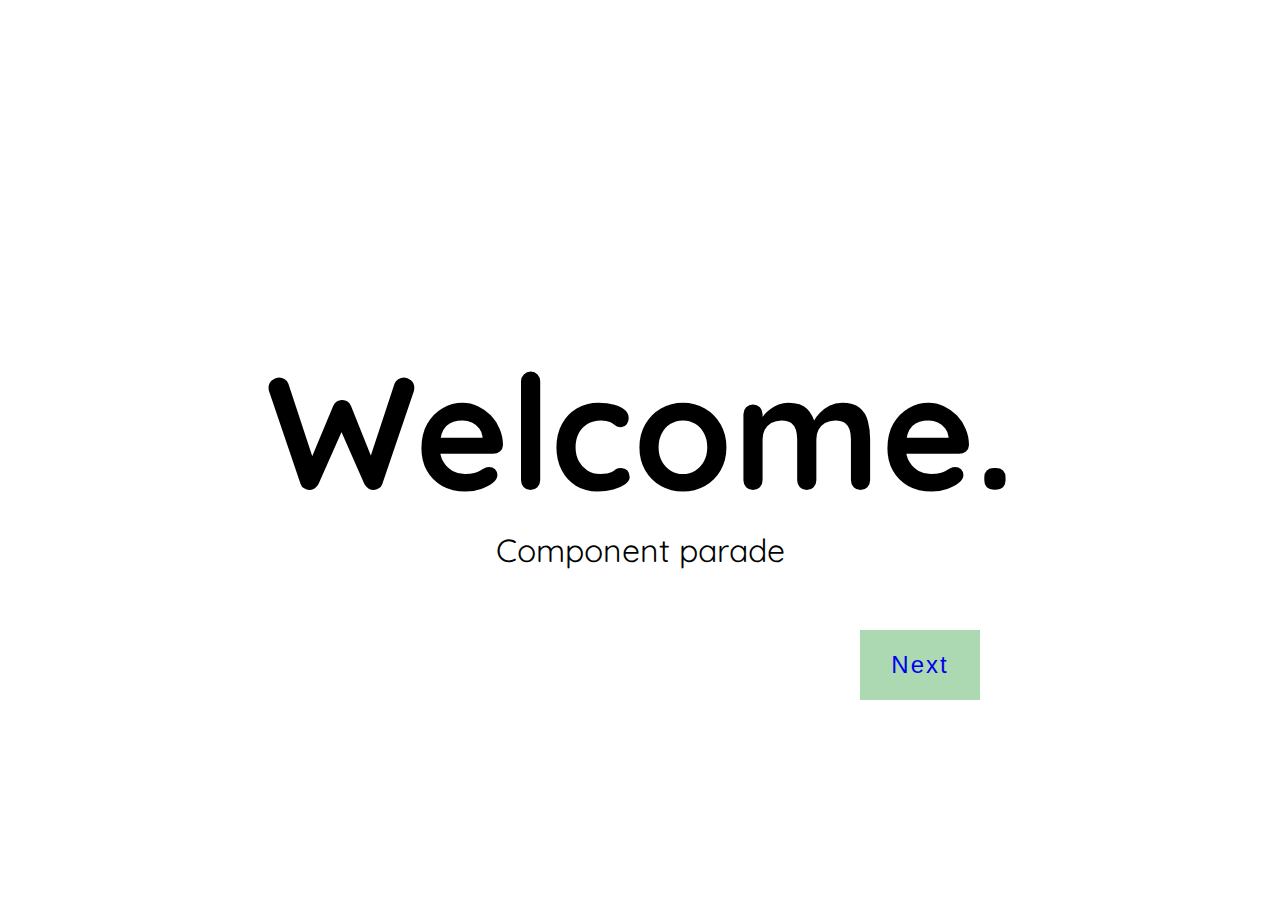
<file: index.html>
<!DOCTYPE html>
<html lang="en">
<head>
    <meta charset="UTF-8">
    <meta http-equiv="X-UA-Compatible" content="IE=edge">
    <meta name="viewport" content="width=device-width, initial-scale=1.0">
   
    <link rel="preconnect" href="https://fonts.googleapis.com">
<link rel="preconnect" href="https://fonts.gstatic.com" crossorigin>
<link href="https://fonts.googleapis.com/css2?family=Quicksand:wght@300;500;700&display=swap" rel="stylesheet">
   
    <title>Document</title>
<style>

    :root{
    --white: #FFFFFF;
    --black: #000000;
    --dark: #232830;
    --very-light-pink: #C7C7C7;
    --text-input-field: #F7F7F7;
    --hospital-green: #ACD9B2;
    }
    *{
        box-sizing: border-box;
        margin: 0;
        padding: 0;
    }

    body{
        height: 100vh;
        width: 100%;
    font-family: 'Quicksand', sans-serif;
    display: flex;
    justify-content: center;
    align-items: center;
    flex-direction: column;

}

.title{
    font-size: 10rem;
    
}
.description{
    font-size: 2rem;
}

.button_next{
    position: absolute;
    right: 300px;
    bottom: 200px;

    border: 1px solid transparent;
    width: 120px;
    height: 70px;
    background-color: #acd9b2;
    text-decoration: none;
    font-size: 24px;
    letter-spacing: 2px;
    font-family: sans-serif;
    display: flex;
    justify-content: center;
    align-items: center;
    text-decoration: none;
}


</style>



</head>
<body>

    <h1 class="title">
        Welcome.
    </h1>
    
        <p class="description">
            
            Component parade
        </p>

        <a class="button_next" href="clase1.html">Next</a>

    
</body>
</html>
</file>
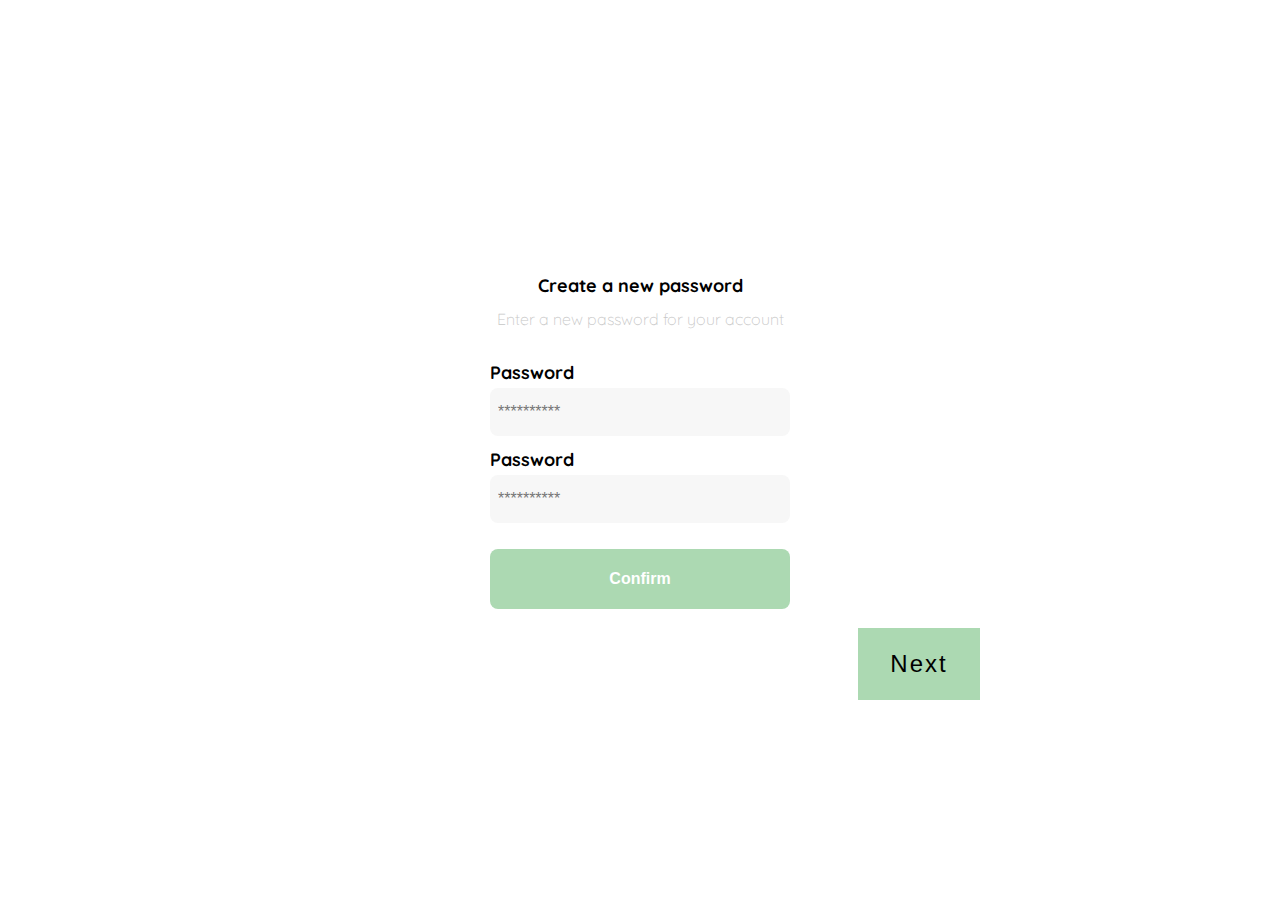
<file: clase1.html>
<!DOCTYPE html>
<html lang="en">
<head>
    <meta charset="UTF-8">
    <meta http-equiv="X-UA-Compatible" content="IE=edge">
    <meta name="viewport" content="width=device-width, initial-scale=1.0">
    
    <link rel="preconnect" href="https://fonts.googleapis.com">
<link rel="preconnect" href="https://fonts.gstatic.com" crossorigin>
<link href="https://fonts.googleapis.com/css2?family=Quicksand:wght@300;500;700&display=swap" rel="stylesheet">

    <title>Document</title>
    <link rel="stylesheet" href="clase1.css">

<style>
    .button_next{
    position: absolute;
    right: 300px;
    bottom: 200px;

    border: 1px solid transparent;
    width: 120px;
    height: 70px;
    background-color: #acd9b2;
    text-decoration: none;
    font-size: 24px;
    letter-spacing: 2px;
    font-family: sans-serif;
    display: flex;
    justify-content: center;
    align-items: center;
    text-decoration: none;
        color: black;
}
</style>

</head>
<body>
    
    <div class="login">
        <div class="form-container">
            <img src="./assets/logo_yard_sale.svg" alt="logo" class="logo">

            <h1 class="title">Create a new password</h1>
            <p class="subtitle">Enter a new password for your account</p>

            <form action="/" class="form">

                <label for="password" class="label">Password</label>

                <input type="password" id="password"
                placeholder="**********"
                class="input input-password">

                <label for="new-password"class="label">
                    Password

                </label>

                <input type="password" id="new-password"
                placeholder="**********"
                class="input input-password">

                <input 
                type="submit" value="Confirm" class="primary-button login-button">
            </form>

        </div>
    </div>

    
    <a class="button_next" href="clase2.html">Next</a>

</body>
</html>
</file>
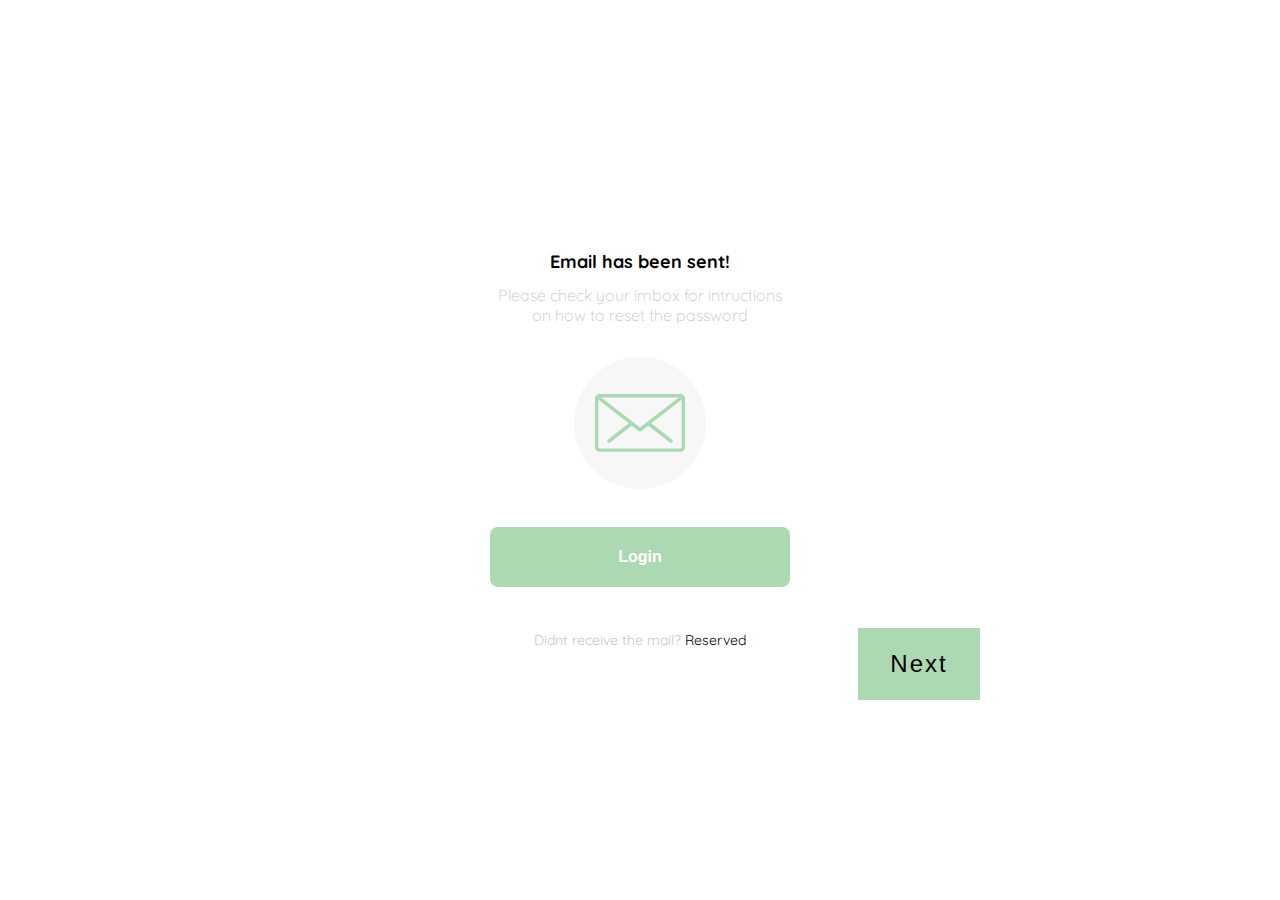
<file: clase2.html>
<!DOCTYPE html>
<html lang="en">
<head>
    <meta charset="UTF-8">
    <meta http-equiv="X-UA-Compatible" content="IE=edge">
    <meta name="viewport" content="width=device-width, initial-scale=1.0">
    
    <link rel="preconnect" href="https://fonts.googleapis.com">
<link rel="preconnect" href="https://fonts.gstatic.com" crossorigin>
<link href="https://fonts.googleapis.com/css2?family=Quicksand:wght@300;500;700&display=swap" rel="stylesheet">

    <title>Document</title>
    <link rel="stylesheet" href="clase2.css">

    
<style>
    .button_next{
    position: absolute;
    right: 300px;
    bottom: 200px;

    border: 1px solid transparent;
    width: 120px;
    height: 70px;
    background-color: #acd9b2;
    text-decoration: none;
    font-size: 24px;
    letter-spacing: 2px;
    font-family: sans-serif;
    display: flex;
    justify-content: center;
    align-items: center;
    text-decoration: none;
        color: black;
}
</style>

</head>
<body>
    
    <div class="login">
        <div class="form-container">
            <img src="./assets/logo_yard_sale.svg" alt="logo" class="logo">

            <h1 class="title">Email has been sent!</h1>
            <p class="subtitle">
                Please check your imbox for intructions on how to reset the password
            </p>

            <div class="email-image">
                <img src="assets/email.svg" alt="email">
            </div>
              
            <button class="primary-button login-button">
                Login
            </button>

            <p class="resend">
                <span>Didnt receive the mail?</span>
                <a href="/">Reserved</a>
            </p>
        </div>
    </div>

    <a class="button_next" href="clase3.html">Next</a>

</body>
</html>
</file>
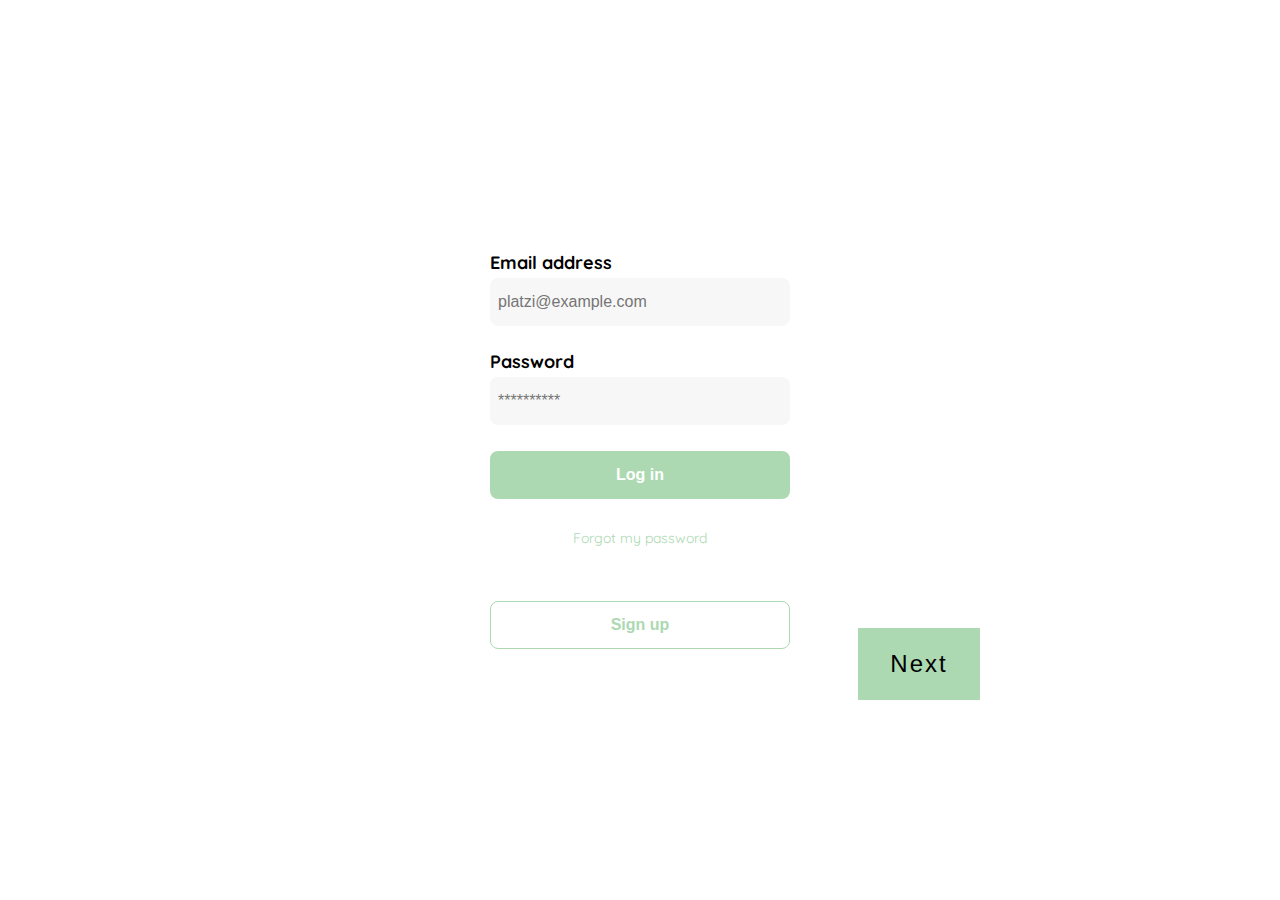
<file: clase3.html>
<!DOCTYPE html>
<html lang="en">
<head>
    <meta charset="UTF-8">
    <meta http-equiv="X-UA-Compatible" content="IE=edge">
    <meta name="viewport" content="width=device-width, initial-scale=1.0">
    
    <link rel="preconnect" href="https://fonts.googleapis.com">
<link rel="preconnect" href="https://fonts.gstatic.com" crossorigin>
<link href="https://fonts.googleapis.com/css2?family=Quicksand:wght@300;500;700&display=swap" rel="stylesheet">

    <title>Document</title>
    <link rel="stylesheet" href="clase3.css">

    
<style>
    .button_next{
    position: absolute;
    right: 300px;
    bottom: 200px;

    border: 1px solid transparent;
    width: 120px;
    height: 70px;
    background-color: #acd9b2;
    text-decoration: none;
    font-size: 24px;
    letter-spacing: 2px;
    font-family: sans-serif;
    display: flex;
    justify-content: center;
    align-items: center;
    text-decoration: none;
        color: black;
}
</style>


</head>
<body>
    
    <div class="login">
        <div class="form-container">
            <img src="./assets/logo_yard_sale.svg" alt="logo" class="logo">


            <form action="/" class="form">

                <label for="email" class="label">Email address</label>

                <input type="text" id="email"
                placeholder="platzi@example.com"
                class="input input-email">

                <label for="new-password"class="label">
                    Password

                </label>

                <input type="password" id="new-password"
                placeholder="**********"
                class="input input-password">

             <input 
                type="submit" value="Log in" class="primary-button login-button">
                <a class="forgot-password" href="">Forgot my password</a>

            </form>

            <button class="secondary-button">
                 Sign up
            </button>

        </div>
    </div>

    <a class="button_next" href="clase4.html">Next</a>

</body>
</html>
</file>
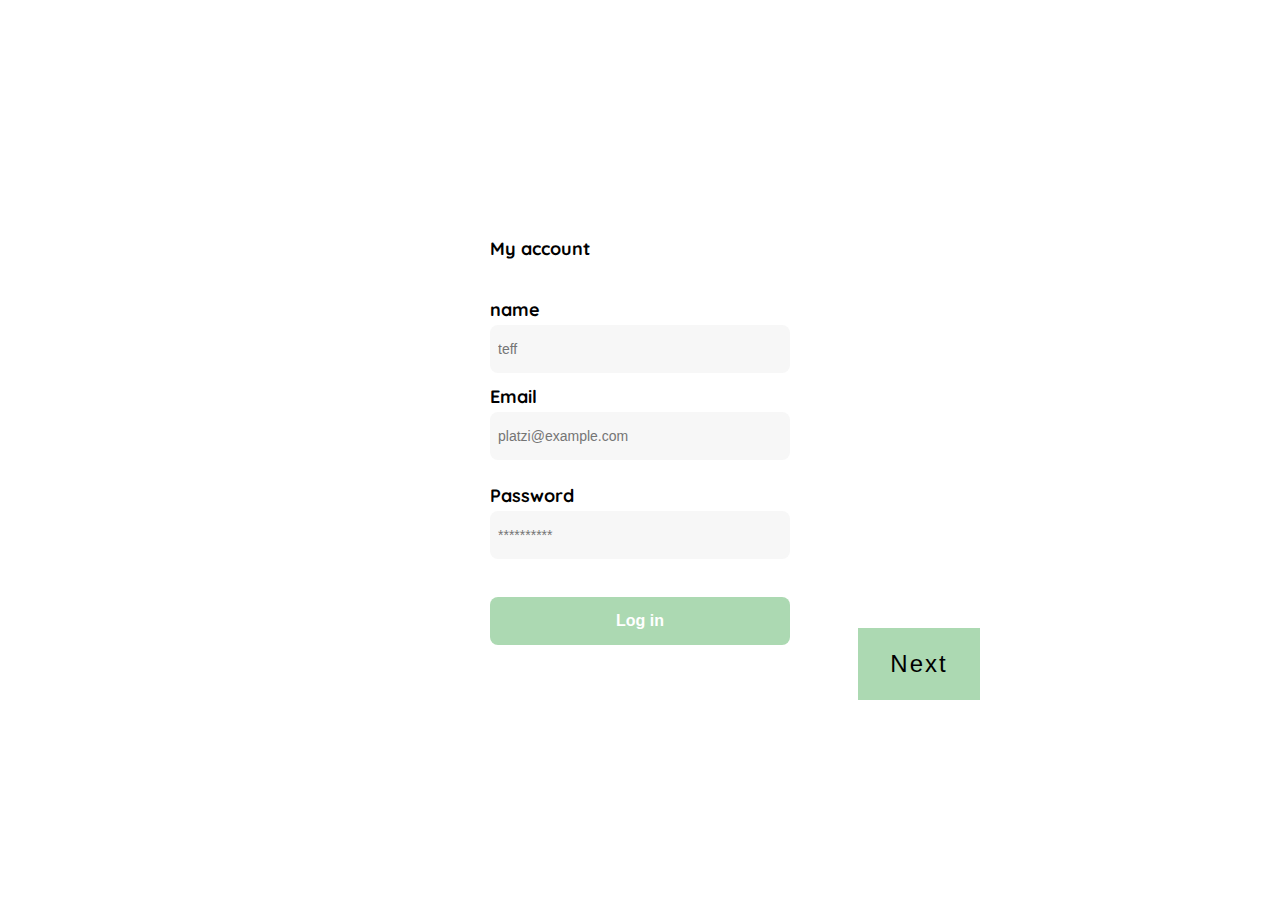
<file: clase4.html>
<!DOCTYPE html>
<html lang="en">
<head>
    <meta charset="UTF-8">
    <meta http-equiv="X-UA-Compatible" content="IE=edge">
    <meta name="viewport" content="width=device-width, initial-scale=1.0">
    
    <link rel="preconnect" href="https://fonts.googleapis.com">
<link rel="preconnect" href="https://fonts.gstatic.com" crossorigin>
<link href="https://fonts.googleapis.com/css2?family=Quicksand:wght@300;500;700&display=swap" rel="stylesheet">

    <title>Document</title>
    <link rel="stylesheet" href="clase4.css">

    
<style>
    .button_next{
    position: absolute;
    right: 300px;
    bottom: 200px;

    border: 1px solid transparent;
    width: 120px;
    height: 70px;
    background-color: #acd9b2;
    text-decoration: none;
    font-size: 24px;
    letter-spacing: 2px;
    font-family: sans-serif;
    display: flex;
    justify-content: center;
    align-items: center;
    text-decoration: none;
        color: black;
}
</style>


</head>
<body>
    
    <div class="login">
        <div class="form-container">
            <h1 class="title">My account</h1>


            <form action="/" class="form">
                    <label for="name" class="label">name</label>

                    <input type="text" id="name"
                    placeholder="teff"
                    class="input input.name">
    
                    <label for="email" class="label">Email</label>
    
                    <input type="text" id="email"
                    placeholder="platzi@example.com"
                    class="input input-email">
    
                    <label for="new-password"class="label">
                        Password
    
                    </label>
    
                    <input type="password" id="new-password"
                    placeholder="**********"
                    class="input input-password">
              
             

           
                <input 
                type="submit" value="Log in" class="primary-button login-button">

            </form>

            
           

        </div>
    </div>

    <a class="button_next" href="clase5.html">Next</a>

</body>
</html>
</file>
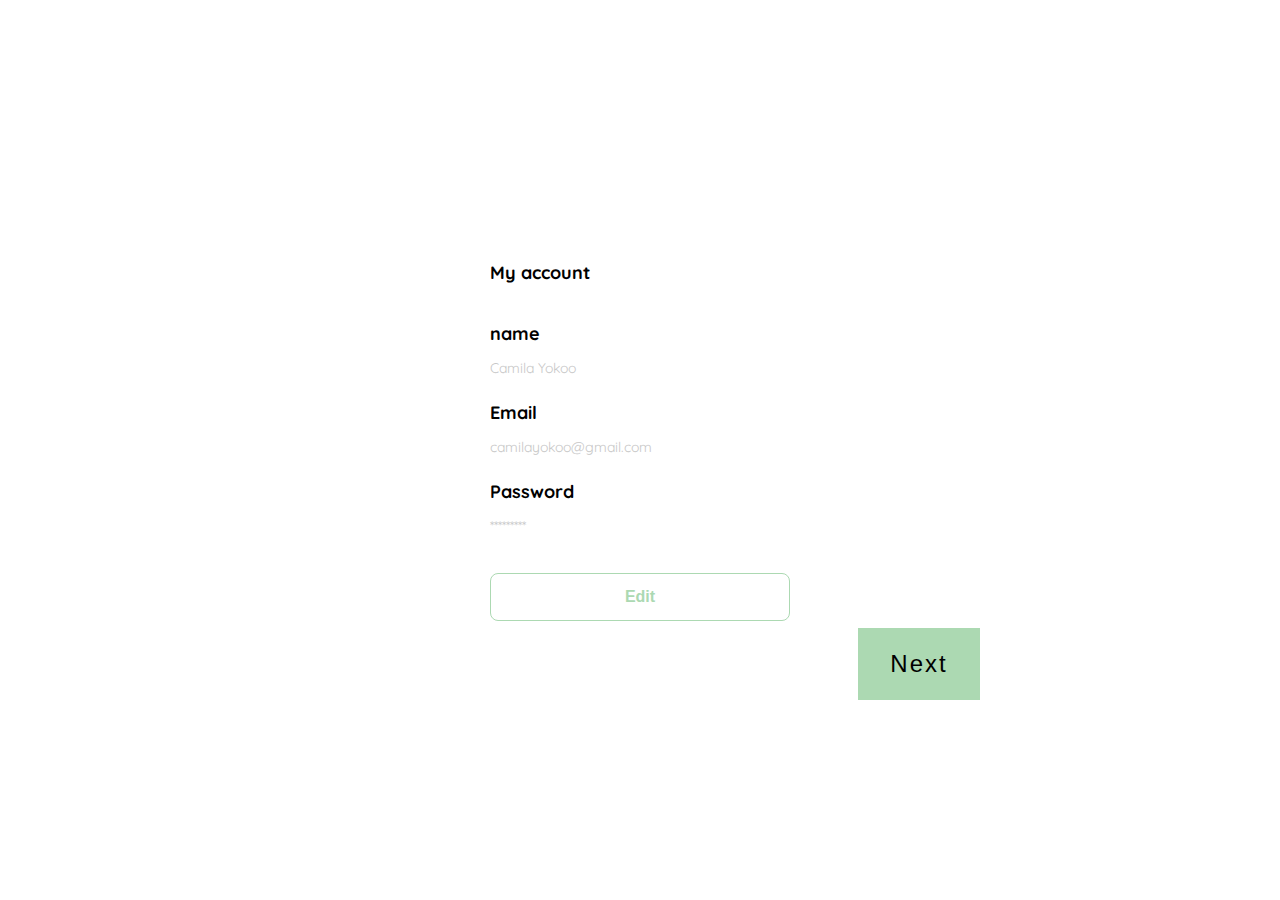
<file: clase5.html>
<!DOCTYPE html>
<html lang="en">
<head>
    <meta charset="UTF-8">
    <meta http-equiv="X-UA-Compatible" content="IE=edge">
    <meta name="viewport" content="width=device-width, initial-scale=1.0">
    
    <link rel="preconnect" href="https://fonts.googleapis.com">
<link rel="preconnect" href="https://fonts.gstatic.com" crossorigin>
<link href="https://fonts.googleapis.com/css2?family=Quicksand:wght@300;500;700&display=swap" rel="stylesheet">

    <title>Document</title>
    <link rel="stylesheet" href="clase5.css">




    <style>
        .button_next{
        position: absolute;
        right: 300px;
        bottom: 200px;
    
        border: 1px solid transparent;
        width: 120px;
        height: 70px;
        background-color: #acd9b2;
        text-decoration: none;
        font-size: 24px;
        letter-spacing: 2px;
        font-family: sans-serif;
        display: flex;
        justify-content: center;
        align-items: center;
        text-decoration: none;
            color: black;
    }
    </style>




</head>
<body>
    
    <div class="login">
        <div class="form-container">
            <h1 class="title">My account</h1>


            <form action="/" class="form">
                    <label for="name" class="label">name</label>

                    <p class="value">Camila Yokoo</p>
    
                    <label for="email" class="label">Email</label>
    
                    <p class="value">camilayokoo@gmail.com</p>
    
                    <label for="new-password"class="label">
                        Password
    
                    </label>
    
                    <p class="value">*********</p>

           
                <input 
                type="submit" value="Edit" class="secondary-button login-button">

            </form>

            
           

        </div>
    </div>

    <a class="button_next" href="clase6.html">Next</a>

</body>
</html>
</file>
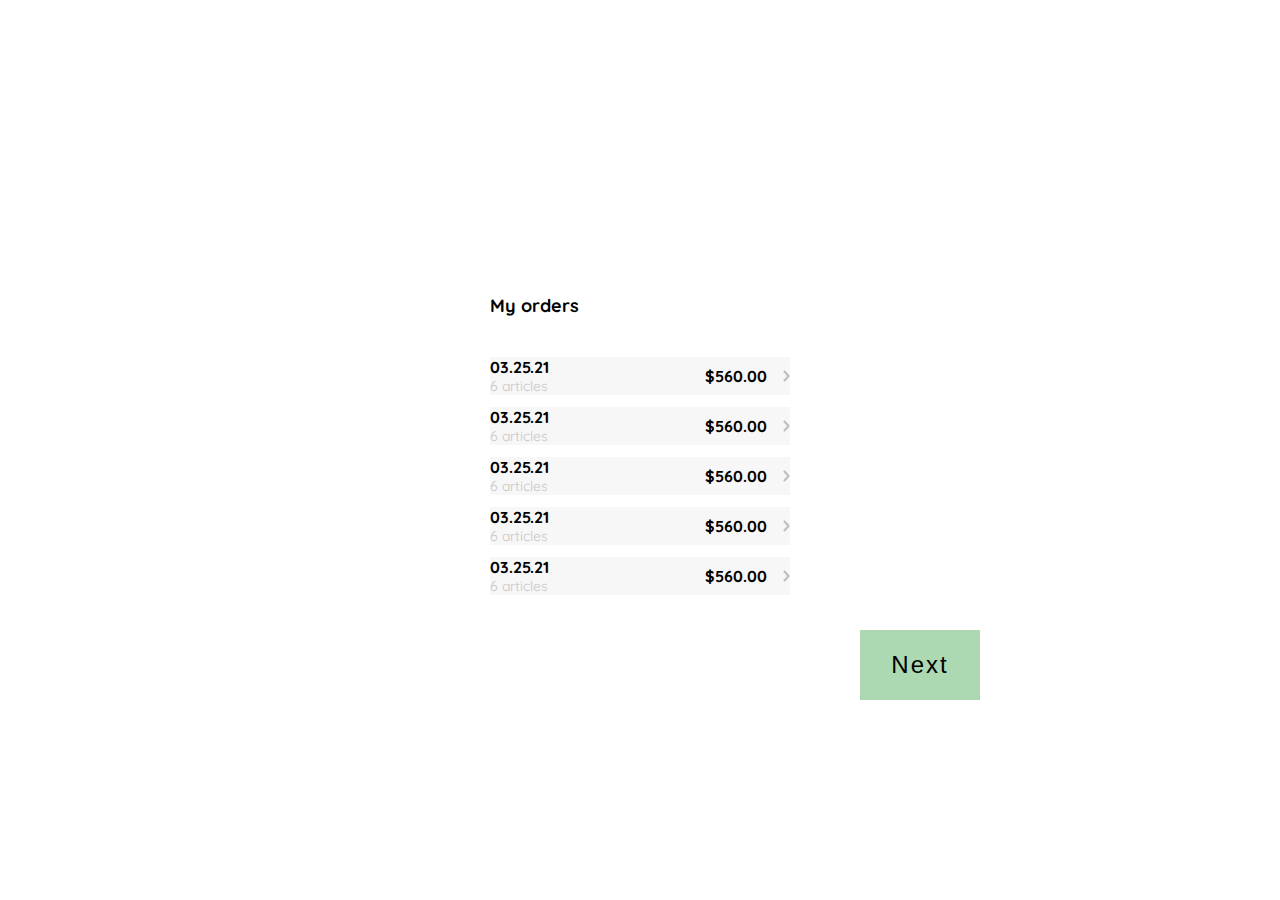
<file: class10.html>
<!DOCTYPE html>
<html lang="en">
<head>
    <meta charset="UTF-8">
    <meta http-equiv="X-UA-Compatible" content="IE=edge">
    <meta name="viewport" content="width=device-width, initial-scale=1.0">
   
    
    <link rel="preconnect" href="https://fonts.googleapis.com">
<link rel="preconnect" href="https://fonts.gstatic.com" crossorigin>
<link href="https://fonts.googleapis.com/css2?family=Quicksand:wght@300;500;700&display=swap" rel="stylesheet">
    <title>Document</title>

    <link rel="stylesheet" href="class10.css">



    <style>
      .button_next{
      position: absolute;
      right: 300px;
      bottom: 200px;
  
      border: 1px solid transparent;
      width: 120px;
      height: 70px;
      background-color: #acd9b2;
      text-decoration: none;
      font-size: 24px;
      letter-spacing: 2px;
      font-family: sans-serif;
      display: flex;
      justify-content: center;
      align-items: center;
      text-decoration: none;
          color: black;
  }
  </style>





</head>
    <body>
        <div class="my-order">
          <div class="my-order-container">
            <h1 class="title">My orders</h1>
      
            <div class="my-order-content">

              <div class="order">
                <p>
                  <span>03.25.21</span>
                  <span>6 articles</span>
                </p>
                <p>$560.00</p>
                <img src="./assets/flechita.svg" alt="">
              </div>
        <div class="order">
                <p>
                  <span>03.25.21</span>
                  <span>6 articles</span>
                </p>
                <p>$560.00</p>
                <img src="./assets/flechita.svg" alt="">
              </div>
              <div class="order">
                <p>
                  <span>03.25.21</span>
                  <span>6 articles</span>
                </p>
                <p>$560.00</p>
                <img src="./assets/flechita.svg" alt="">
              </div>
              <div class="order">
                <p>
                  <span>03.25.21</span>
                  <span>6 articles</span>
                </p>
                <p>$560.00</p>
                <img src="./assets/flechita.svg" alt="">
              </div>
              <div class="order">
                <p>
                  <span>03.25.21</span>
                  <span>6 articles</span>
                </p>
                <p>$560.00</p>
                <img src="./assets/flechita.svg" alt="">
              </div>
            </div>
          </div>
        </div>

    <a class="button_next" href="class11.html">Next</a>


</body>
</html>
</file>
<file: clase1.css>
:root{
        --white: #FFFFFF;
        --black: #000000;
        --dark: #232830;
        --very-light-pink: #C7C7C7;
        --text-input-field: #F7F7F7;
        --hospital-green: #ACD9B2;
        --sm: 14px;
        --md: 16px;
        --lg: 18px;
        }

body{
    margin: 0;
    padding: 0;
    box-sizing: border-box;
    font-family: 'Quicksand', sans-serif;

}
.login{
    width: 100%;
    height: 100vh;
    display: grid;
    place-items: center;
}

.form-container{
    width: 300px;

    display: grid;
    grid-template-rows: auto 1fr auto;
}

.logo{
    width: 150px;
    margin-bottom: 48px;
    justify-self: center;
    display: none;
}
.title{
font-size: var(--lg);
margin-bottom: 12px;
text-align: center;
}
.subtitle{
    color: var(--very-light-pink);
    font-size: var(--md);
    font-weight: 300;
    margin-top: 0;
    margin-bottom: 32px;    
    text-align: center;
}
.label{
    font-size: var(--lg);
    font-weight: bold;
    margin-bottom: 4px;
}
.input{
    background-color: var(--text-input-field);
    border: none;
    border-radius: 8px;
    height: 32px;
    font-size: var(--md);
    padding: 8px;
    margin-bottom: 12px;
}
.form{
    display: flex;
    flex-direction: column;
}
.primary-button{
    background-color: var(--hospital-green);
    border-radius: 8px;
    border: none;
    color: var(--white);
    width: 100%;
    height: 60px ;

    cursor: pointer;
    font-size: var(--md);
    font-weight: bold;
}

.login-button{
    margin-top: 14px;
    margin-bottom: 30px;
}

@media (max-width: 640px) {
    .logo{
        display: block;
    }
}
</file>
<file: clase2.css>
:root{
        --white: #FFFFFF;
        --black: #000000;
        --dark: #232830;
        --very-light-pink: #C7C7C7;
        --text-input-field: #F7F7F7;
        --hospital-green: #ACD9B2;
        --sm: 14px;
        --md: 16px;
        --lg: 18px;
        }

body{
    margin: 0;
    padding: 0;
    box-sizing: border-box;
    font-family: 'Quicksand', sans-serif;

}
.login{
    width: 100%;
    height: 100vh;
    display: grid;
    place-items: center;
}

.form-container{
    width: 300px;

    display: grid;
    grid-template-rows: auto 1fr auto;
    justify-items: center;
}

.logo{
    width: 150px;
    margin-bottom: 48px;
    justify-self: center;
    display: none;
}
.title{
font-size: var(--lg);
margin-bottom: 12px;
text-align: center;
}
.subtitle{
    color: var(--very-light-pink);
    font-size: var(--md);
    font-weight: 300;
    margin-top: 0;
    margin-bottom: 32px;    
    text-align: center;
}
.label{
    font-size: var(--lg);
    font-weight: bold;
    margin-bottom: 4px;
}


.email-image
{
   /* justify-self: center; */
    width: 132px;
    height: 132px;
    border-radius: 50%;
    background-color: var(--text-input-field);
    display: flex;
    justify-content: center;
    align-items: center;
    margin-bottom: 24px;
}

.email-image img{
    width: 90px;
    height: auto;
}

.resend{
    font-size: var(--sm);
   /* justify-self: center; */
}
.resend span
{
    color: var(--very-light-pink);
}
.resend a{
    text-decoration: none;
    color: black;
}

.primary-button{
    background-color: var(--hospital-green);
    border-radius: 8px;
    border: none;
    color: var(--white);
    width: 100%;
    height: 60px ;

    cursor: pointer;
    font-size: var(--md);
    font-weight: bold;
}

.login-button{
    margin-top: 14px;
    margin-bottom: 30px;
}

@media (max-width: 640px) {
    .logo{
        display: block;
    }
}
</file>
<file: clase3.css>
:root{
        --white: #FFFFFF;
        --black: #000000;
        --dark: #232830;
        --very-light-pink: #C7C7C7;
        --text-input-field: #F7F7F7;
        --hospital-green: #ACD9B2;
        --sm: 14px;
        --md: 16px;
        --lg: 18px;
        }

body{
    margin: 0;
    padding: 0;
    box-sizing: border-box;
    font-family: 'Quicksand', sans-serif;

}
.login{
    width: 100%;
    height: 100vh;
    display: grid;
    place-items: center;
}

.form-container{
    width: 300px;

    display: grid;
    grid-template-rows: auto 1fr auto;
}

.logo{
    width: 150px;
    margin-bottom: 48px;
    justify-self: center;
    display: none;
}

.label{
    font-size: var(--lg);
    font-weight: bold;
    margin-bottom: 4px;
}
.input{
    background-color: var(--text-input-field);
    border: none;
    border-radius: 8px;
    height: 32px;
    font-size: var(--md);
    padding: 8px;
    margin-bottom: 12px;
}
.input-email{
    margin-bottom: 24px;
}
.form{
    display: flex;
    flex-direction: column;
}
.primary-button{
    background-color: var(--hospital-green);
    border-radius: 8px;
    border: none;
    color: var(--white);
    width: 100%;
    height: 48px ;

    cursor: pointer;
    font-size: var(--md);
    font-weight: bold;
}
.secondary-button{
    background-color: var(--white);
    border-radius: 8px;
    border: 1px solid var(--hospital-green);
    color: var(--hospital-green);
    width: 100%;
    height: 48px ;

    cursor: pointer;
    font-size: var(--md);
    font-weight: bold;
 

}

.forgot-password{
color: var(--hospital-green);
font-size: var(--sm);
text-decoration: none;
text-align: center;
margin-bottom: 54px;
}

.login-button{
    margin-top: 14px;
    margin-bottom: 30px;
}

@media (max-width: 640px) {
    .logo{
        display: block;
    }
    .secondary-button{
        margin-top: 4rem;
    }
   
}
</file>
<file: clase4.css>
:root{
        --white: #FFFFFF;
        --black: #000000;
        --dark: #232830;
        --very-light-pink: #C7C7C7;
        --text-input-field: #F7F7F7;
        --hospital-green: #ACD9B2;
        --sm: 14px;
        --md: 16px;
        --lg: 18px;
        }

body{
    margin: 0;
    padding: 0;
    box-sizing: border-box;
    font-family: 'Quicksand', sans-serif;

}

.login{
    width: 100%;
    height: 100vh;
    display: grid;
    place-items: center;
}
.title{
    font-size: var(--lg);
    margin-bottom: 12px;
    text-align: start;
    margin-bottom: 38px;    }
.form-container{
    width: 300px;

    display: grid;
    grid-template-rows: auto 1fr auto;
}


.label{
    font-size: var(--lg);
    font-weight: bold;
    margin-bottom: 4px;
}
.input{
    background-color: var(--text-input-field);
    border: none;
    border-radius: 8px;
    height: 32px;
    font-size: var(--sm);
    padding: 8px;
    margin-bottom: 12px;
}
.input-name,
.input-email, 
.input-password{
    margin-bottom: 24px;

}


.form{
    display: flex;
    flex-direction: column;
}
.primary-button{
    background-color: var(--hospital-green);
    border-radius: 8px;
    border: none;
    color: var(--white);
    width: 100%;
    height: 48px ;

    cursor: pointer;
    font-size: var(--md);
    font-weight: bold;
}


.login-button{
    margin-top: 14px;
    margin-bottom: 30px;
}
</file>
<file: clase5.css>
:root{
        --white: #FFFFFF;
        --black: #000000;
        --dark: #232830;
        --very-light-pink: #C7C7C7;
        --text-input-field: #F7F7F7;
        --hospital-green: #ACD9B2;
        --sm: 14px;
        --md: 16px;
        --lg: 18px;
        }

body{
    margin: 0;
    padding: 0;
    box-sizing: border-box;
    font-family: 'Quicksand', sans-serif;

}

.login{
    width: 100%;
    height: 100vh;
    display: grid;
    place-items: center;
}
.title{
    font-size: var(--lg);
    margin-bottom: 12px;
    text-align: start;
    margin-bottom: 38px;    }
.form-container{
    width: 300px;

    display: grid;
    grid-template-rows: auto 1fr auto;
}



.label{
    font-size: var(--lg);
    font-weight: bold;
}

.value{
    color: var(--very-light-pink);
    font-size: var(--sm);
    margin-bottom: 24px;
}

.form{
    display: flex;
    flex-direction: column;
}
.secondary-button{
    background-color: var(--white);
    border-radius: 8px;
    border: 1px solid var(--hospital-green);
    color: var(--hospital-green);
    width: 100%;
    height: 48px ;

    cursor: pointer;
    font-size: var(--md);
    font-weight: bold;
 

}

.login-button{
    margin-top: 14px;
    margin-bottom: 30px;
}
</file>
<file: class10.css>
:root{
    --white: #FFFFFF;
    --black: #000000;
    --dark: #232830;
    --very-light-pink: #C7C7C7;
    --text-input-field: #F7F7F7;
    --hospital-green: #ACD9B2;
    --sm: 14px;
    --md: 16px;
    --lg: 18px;
    }

*{
margin: 0;
padding: 0;
box-sizing: border-box;
font-family: 'Quicksand', sans-serif;

}
body{
    background-color: white;

}
.my-order{
    width: 100%;
    height: 100vh;
    display: grid;
    place-items: center;
}
.title{
    font-size: var(--lg);
    margin-bottom: 40px;
}
.my-order-container{
    display: grid;
    grid-template-rows: auto 1fr auto;
    width: 300px;
}
.my-order-content{
    display: flex;
    flex-direction: column;
}

.order{
    display: grid;
    grid-template-columns: auto 1fr auto;
    gap: 16px;
    align-items: center;
    background-color: var(--text-input-field);
    margin-bottom: 12px;

}

.order p:nth-child(1)
{
    display: flex;
    flex-direction: column;
}
.order p:nth-child(2)
{
    text-align: end;
    font-weight: bold;
}
.order p span:nth-child(1)
{
    font-weight: bold;
font-size: var(--md);
}

.order p span:nth-child(2)
{
font-size: var(--sm);
color: var(--very-light-pink);
}
</file>
